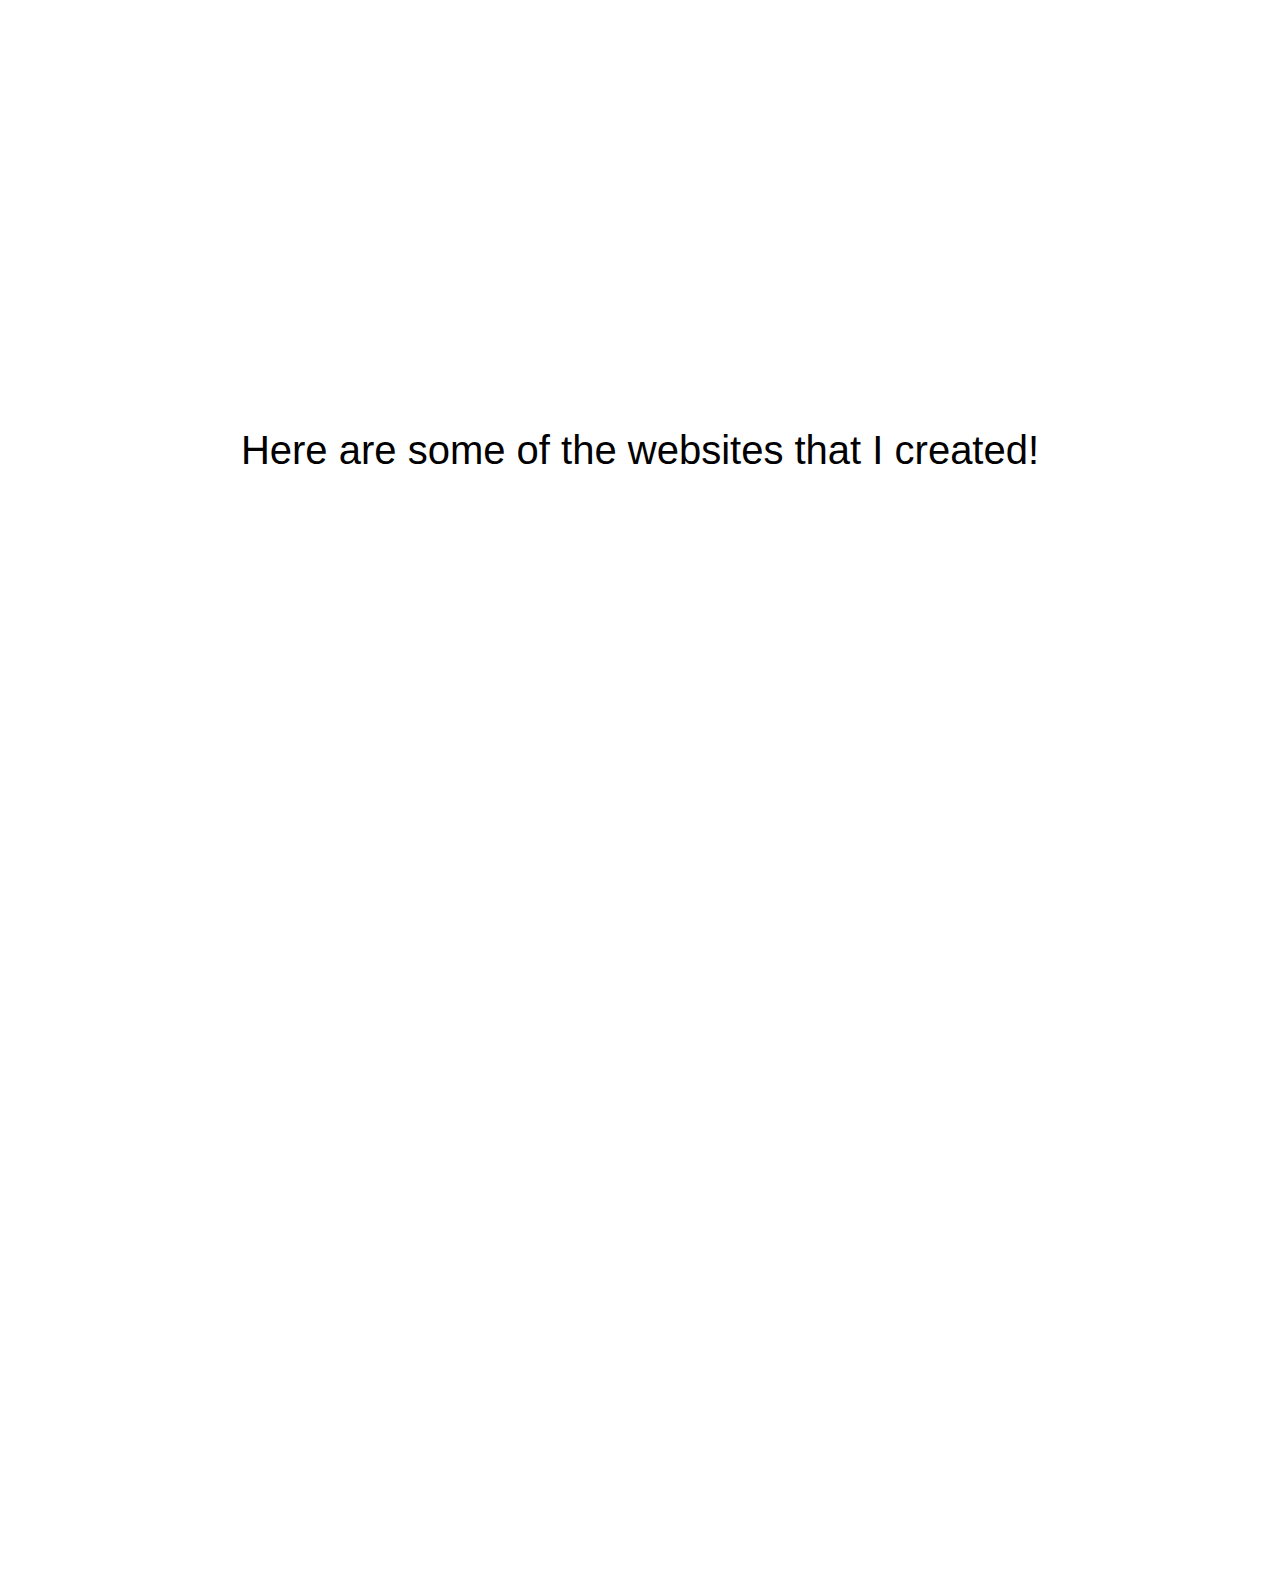
<file: index.html>
<!DOCTYPE html>
<html lang="en">
  <head>
    <meta charset="UTF-8" />
    <meta http-equiv="X-UA-Compatible" content="IE=edge" />
    <meta name="viewport" content="width=device-width, initial-scale=1.0" />

    <!-- Bootstrap CSS -->
    <link
      rel="stylesheet"
      href="https://stackpath.bootstrapcdn.com/bootstrap/4.4.1/css/bootstrap.min.css"
      integrity="sha384-Vkoo8x4CGsO3+Hhxv8T/Q5PaXtkKtu6ug5TOeNV6gBiFeWPGFN9MuhOf23Q9Ifjh"
      crossorigin="anonymous"
    />

    <!-- Custom CSS -->
    <link rel="stylesheet" href="css/main.css" />

    <!-- AOS Library -->
    <link rel="stylesheet" href="https://unpkg.com/aos@next/dist/aos.css" />

    <!-- jQuery -->
    <script
      defer
      src="https://code.jquery.com/jquery-3.4.1.min.js"
      integrity="sha256-CSXorXvZcTkaix6Yvo6HppcZGetbYMGWSFlBw8HfCJo="
      crossorigin="anonymous"
    ></script>

    <!-- Bootstrap JS -->
    <script
      defer
      src="https://stackpath.bootstrapcdn.com/bootstrap/4.4.1/js/bootstrap.bundle.min.js"
      integrity="sha384-6khuMg9gaYr5AxOqhkVIODVIvm9ynTT5J4V1cfthmT+emCG6yVmEZsRHdxlotUnm"
      crossorigin="anonymous"
    ></script>

    <!-- AOS Library -->
    <script src="https://unpkg.com/aos@next/dist/aos.js"></script>

    <!-- Custom JS -->
    <script src="js/main.js"></script>

    <title>Website Catalogue</title>
  </head>
  <body>
    <div class="jumbotron parallex parallax-landing">
      <h1 class="caption">Here are some of the websites that I created!</h1>
    </div>

    <div class="landing-segment aos-init" data-aos="fade-down">
      <h2 class="landing-heading">
        <a href="https://eng-heng-computer-repairs.000webhostapp.com/">Computer Repairs shop</a>
      </h2>
      <p align="center">A computer Repair website 🛠</p>
    </div>

    <div class="landing-segment aos-init" data-aos="fade-down">
      <h2 class="landing-heading">
        <a href="recipes.html">Recipes</a>
      </h2>
      <p align="center">A cookbook website &#127858;</p>
    </div>

    <div class="landing-segment aos-init" data-aos="fade-down">
      <h2 class="landing-heading">
        <a href="personal.html">Personal Website</a>
      </h2>
      <p align="center">My very own landing page! &#128196;</p>
    </div>

    <div class="landing-segment aos-init" data-aos="fade-down">
      <h2 class="landing-heading">
        <a href="guessing.html">Guessing Game</a>
      </h2>
      <p align="center">A very simple guessing game! 👍</p>
    </div>

    <div class="landing-segment aos-init" data-aos="fade-down">
      <h2 class="landing-heading">
        <a href="http://le-aircon-repairs.000webhostapp.com/le_aircon/">Aircon Repairs shop</a>
      </h2>
      <p align="center">An aircon repairs website 🍃</p>
    </div>

    <div class="landing-segment aos-init" data-aos="fade-down">
      <h2 class="landing-heading">
        <a href="hangman.html">Hangman Game</a>
      </h2>
      <p align="center">Test your English vocab with this game! 😵</p>
    </div>

    <script src="https://unpkg.com/aos@next/dist/aos.js"></script>
    <script>
      AOS.init();
    </script>
  </body>
</html>
</file>
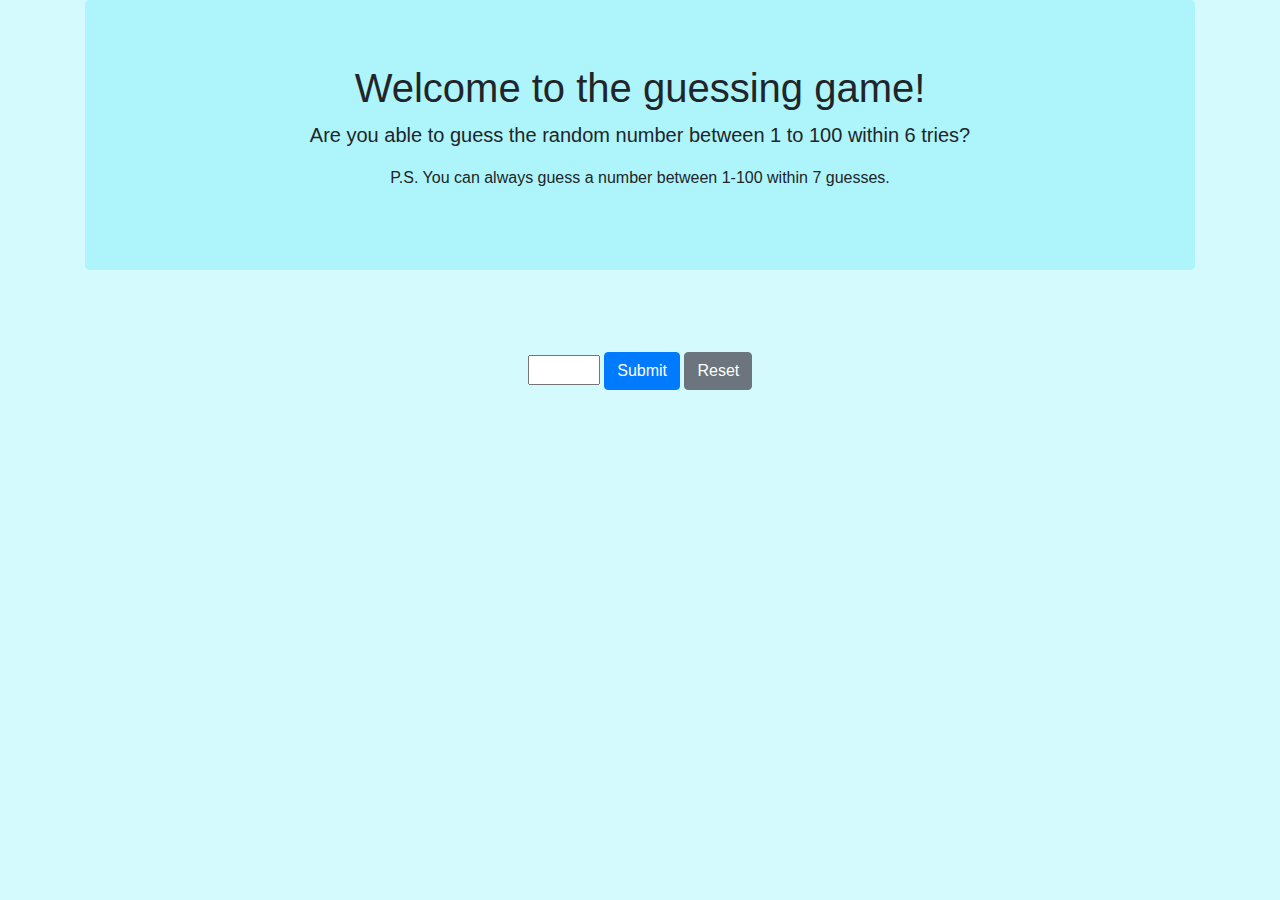
<file: guessing.html>
<!DOCTYPE html>
<html lang="en">

<head>
    <meta charset="UTF-8">
    <meta http-equiv="X-UA-Compatible" content="IE=edge">
    <meta name="viewport" content="width=device-width, initial-scale=1.0">
    <script src="guessing.js" defer></script>
    <link rel="stylesheet" href="https://maxcdn.bootstrapcdn.com/bootstrap/4.0.0/css/bootstrap.min.css"
        integrity="sha384-Gn5384xqQ1aoWXA+058RXPxPg6fy4IWvTNh0E263XmFcJlSAwiGgFAW/dAiS6JXm" crossorigin="anonymous">
    <script src="https://maxcdn.bootstrapcdn.com/bootstrap/4.0.0/js/bootstrap.min.js"
        integrity="sha384-JZR6Spejh4U02d8jOt6vLEHfe/JQGiRRSQQxSfFWpi1MquVdAyjUar5+76PVCmYl" crossorigin="anonymous">
    </script>
    <script src="https://code.jquery.com/jquery-3.2.1.slim.min.js"
        integrity="sha384-KJ3o2DKtIkvYIK3UENzmM7KCkRr/rE9/Qpg6aAZGJwFDMVNA/GpGFF93hXpG5KkN" crossorigin="anonymous">
    </script>
    <script src="https://cdnjs.cloudflare.com/ajax/libs/popper.js/1.12.9/umd/popper.min.js"
        integrity="sha384-ApNbgh9B+Y1QKtv3Rn7W3mgPxhU9K/ScQsAP7hUibX39j7fakFPskvXusvfa0b4Q" crossorigin="anonymous">
    </script>
    <link rel="stylesheet" href="guessing.css" />
    <title>Guessing Game</title>
</head>

<body>
    <section class="container" id="game">
        <div class="jumbotron">
            <p class="h1"> Welcome to the guessing game!</p>
            <p class="lead"> Are you able to guess the random number between 1 to 100
                within 6 tries?</p>
            <p>P.S. You can always guess a number between 1-100 within 7 guesses.</p>
        </div>
        <div class="input_grp container" style="padding-top: 50px;">
            <input type="number" min="1" max="100" type="submit">
            <button class="btn btn-primary" type="button" id="submit"> Submit </button>
            <button class="btn btn-secondary" type="button" id="reset"> Reset </button>
            <p id="text_box" style="padding-top: 30px;"></p>
            <p id="end_box"></p>
        </div>

    </section>
</body>

</html>
</file>
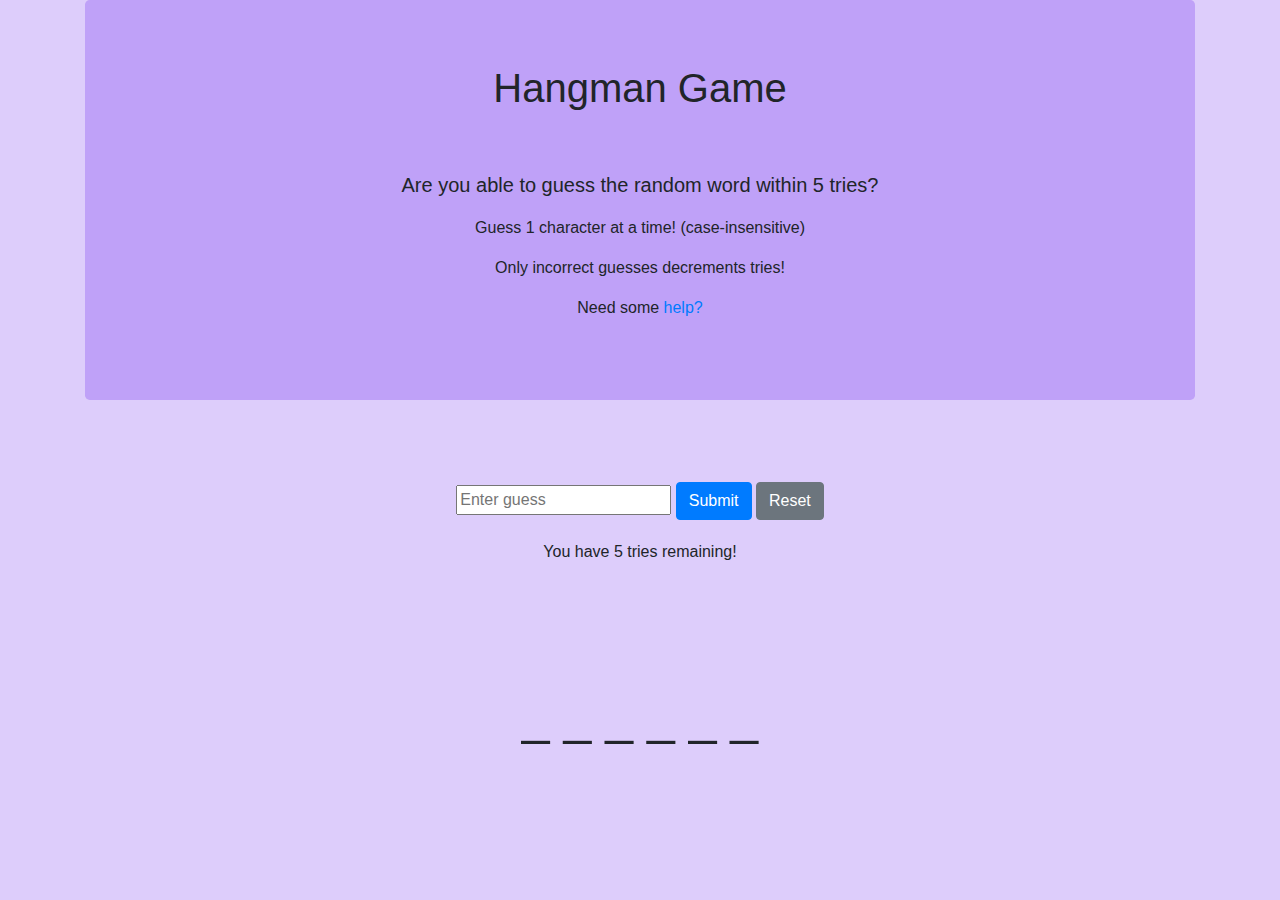
<file: hangman.html>
<!DOCTYPE html>
<html lang="en">

<head>
    <meta charset="UTF-8" />
    <meta http-equiv="X-UA-Compatible" content="IE=edge" />
    <meta name="viewport" content="width=device-width, initial-scale=1.0" />
    <script src="hangman.js" defer></script>
    <link rel="stylesheet" href="https://maxcdn.bootstrapcdn.com/bootstrap/4.0.0/css/bootstrap.min.css"
        integrity="sha384-Gn5384xqQ1aoWXA+058RXPxPg6fy4IWvTNh0E263XmFcJlSAwiGgFAW/dAiS6JXm" crossorigin="anonymous" />
    <script src="https://maxcdn.bootstrapcdn.com/bootstrap/4.0.0/js/bootstrap.min.js"
        integrity="sha384-JZR6Spejh4U02d8jOt6vLEHfe/JQGiRRSQQxSfFWpi1MquVdAyjUar5+76PVCmYl"
        crossorigin="anonymous"></script>
    <script src="https://code.jquery.com/jquery-3.2.1.slim.min.js"
        integrity="sha384-KJ3o2DKtIkvYIK3UENzmM7KCkRr/rE9/Qpg6aAZGJwFDMVNA/GpGFF93hXpG5KkN"
        crossorigin="anonymous"></script>
    <script src="https://cdnjs.cloudflare.com/ajax/libs/popper.js/1.12.9/umd/popper.min.js"
        integrity="sha384-ApNbgh9B+Y1QKtv3Rn7W3mgPxhU9K/ScQsAP7hUibX39j7fakFPskvXusvfa0b4Q"
        crossorigin="anonymous"></script>
    <link rel="stylesheet" href="hangman.css" />
    <title>Hangman Game</title>
</head>

<body>
    <section class="container" id="game">
        <div class="jumbotron">
            <p class="h1">Hangman Game</p>
            <p class="lead" style="padding-top: 50px;"> Are you able to guess the random word within 5 tries?</p>
            <p> Guess 1 character at a time! (case-insensitive)</p>
            <p> Only incorrect guesses decrements tries!</p>
            <p> Need some <a href="https://www3.nd.edu/~busiforc/handouts/cryptography/letterfrequencies.html" target="_blank">help?</a></p>
        </div>
        <div class="input_grp container" style="padding-top: 50px">
            <input type="text" type="submit" placeholder="Enter guess" maxlength="1"/>
            <button class="btn btn-primary" type="button" id="submit">
                Submit
            </button>
            </button>
            <button class="btn btn-secondary" type="button" id="reset">
                Reset
            </button>
            <p id="description_box" style="padding-top: 20px;"></p>
            <p id="text_box"></p>
            <p id="end_box"></p>
        </div>
    </section>
</body>

</html>
</file>
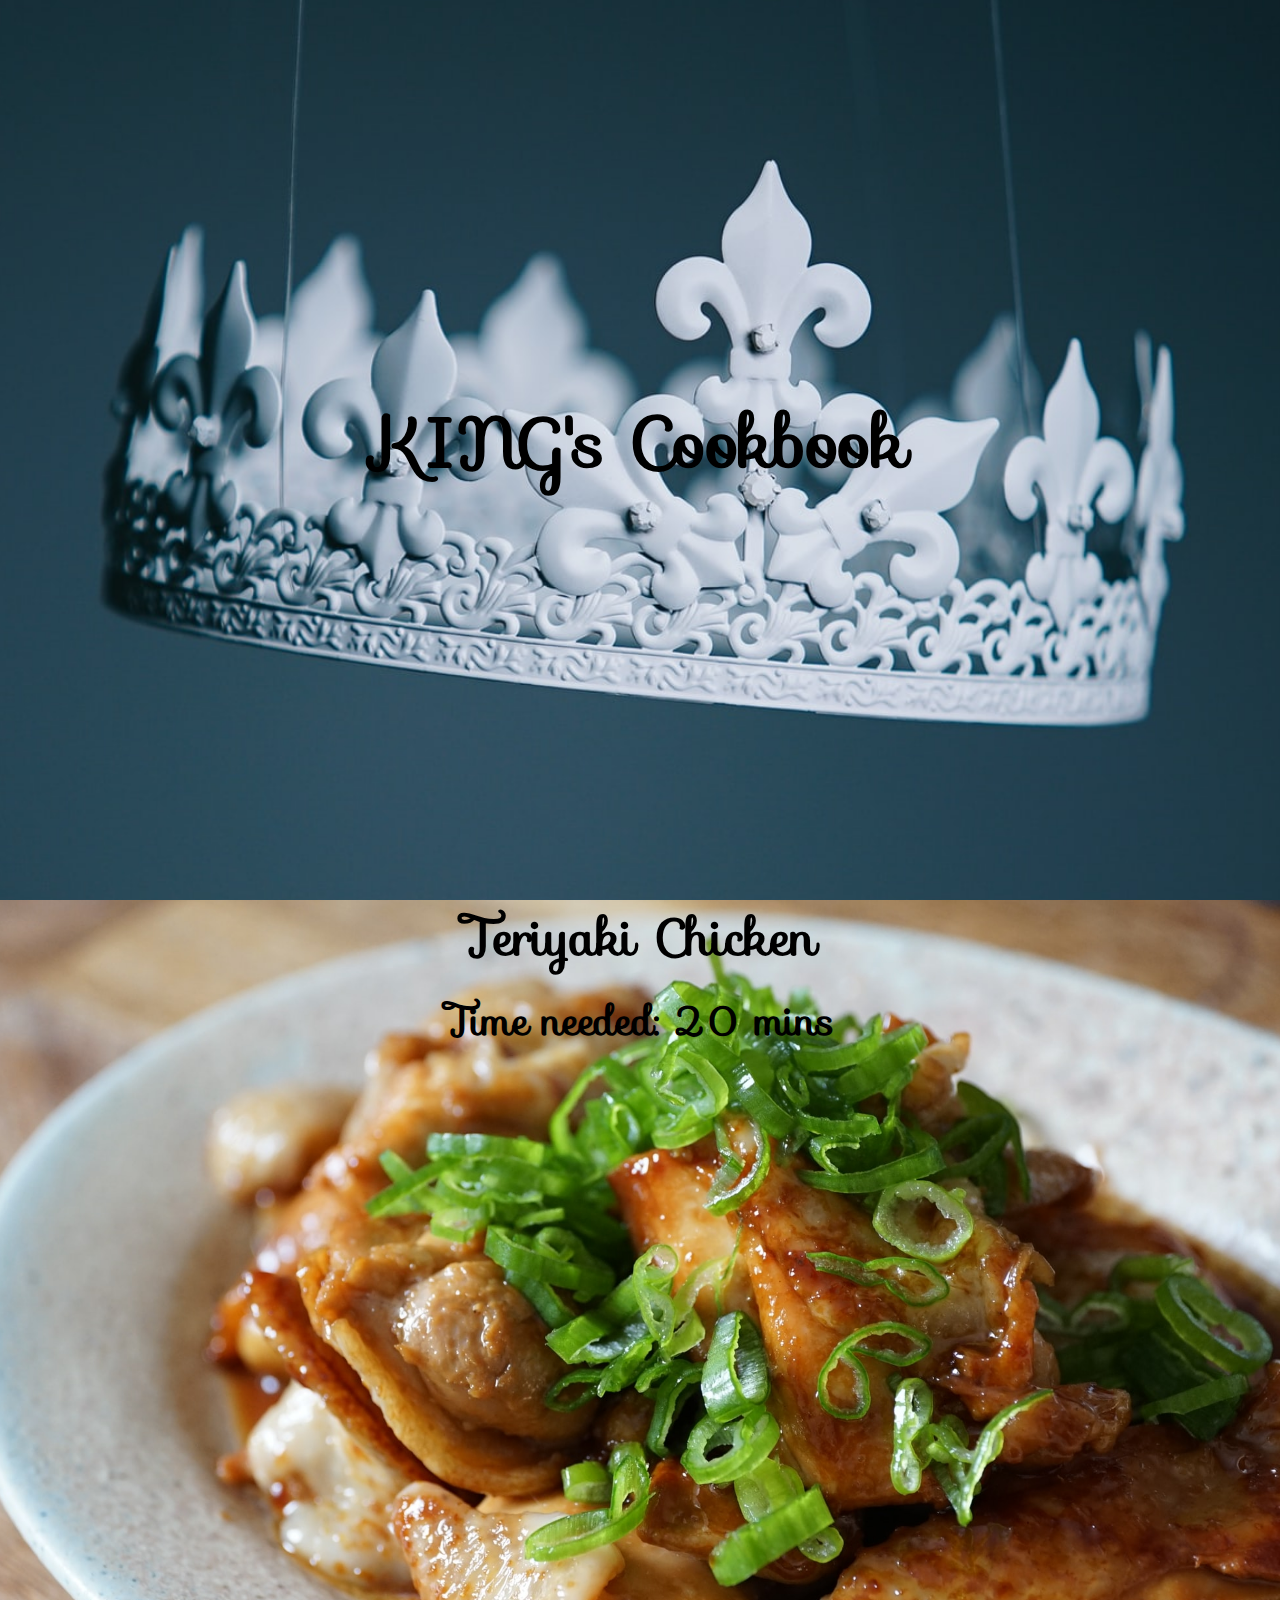
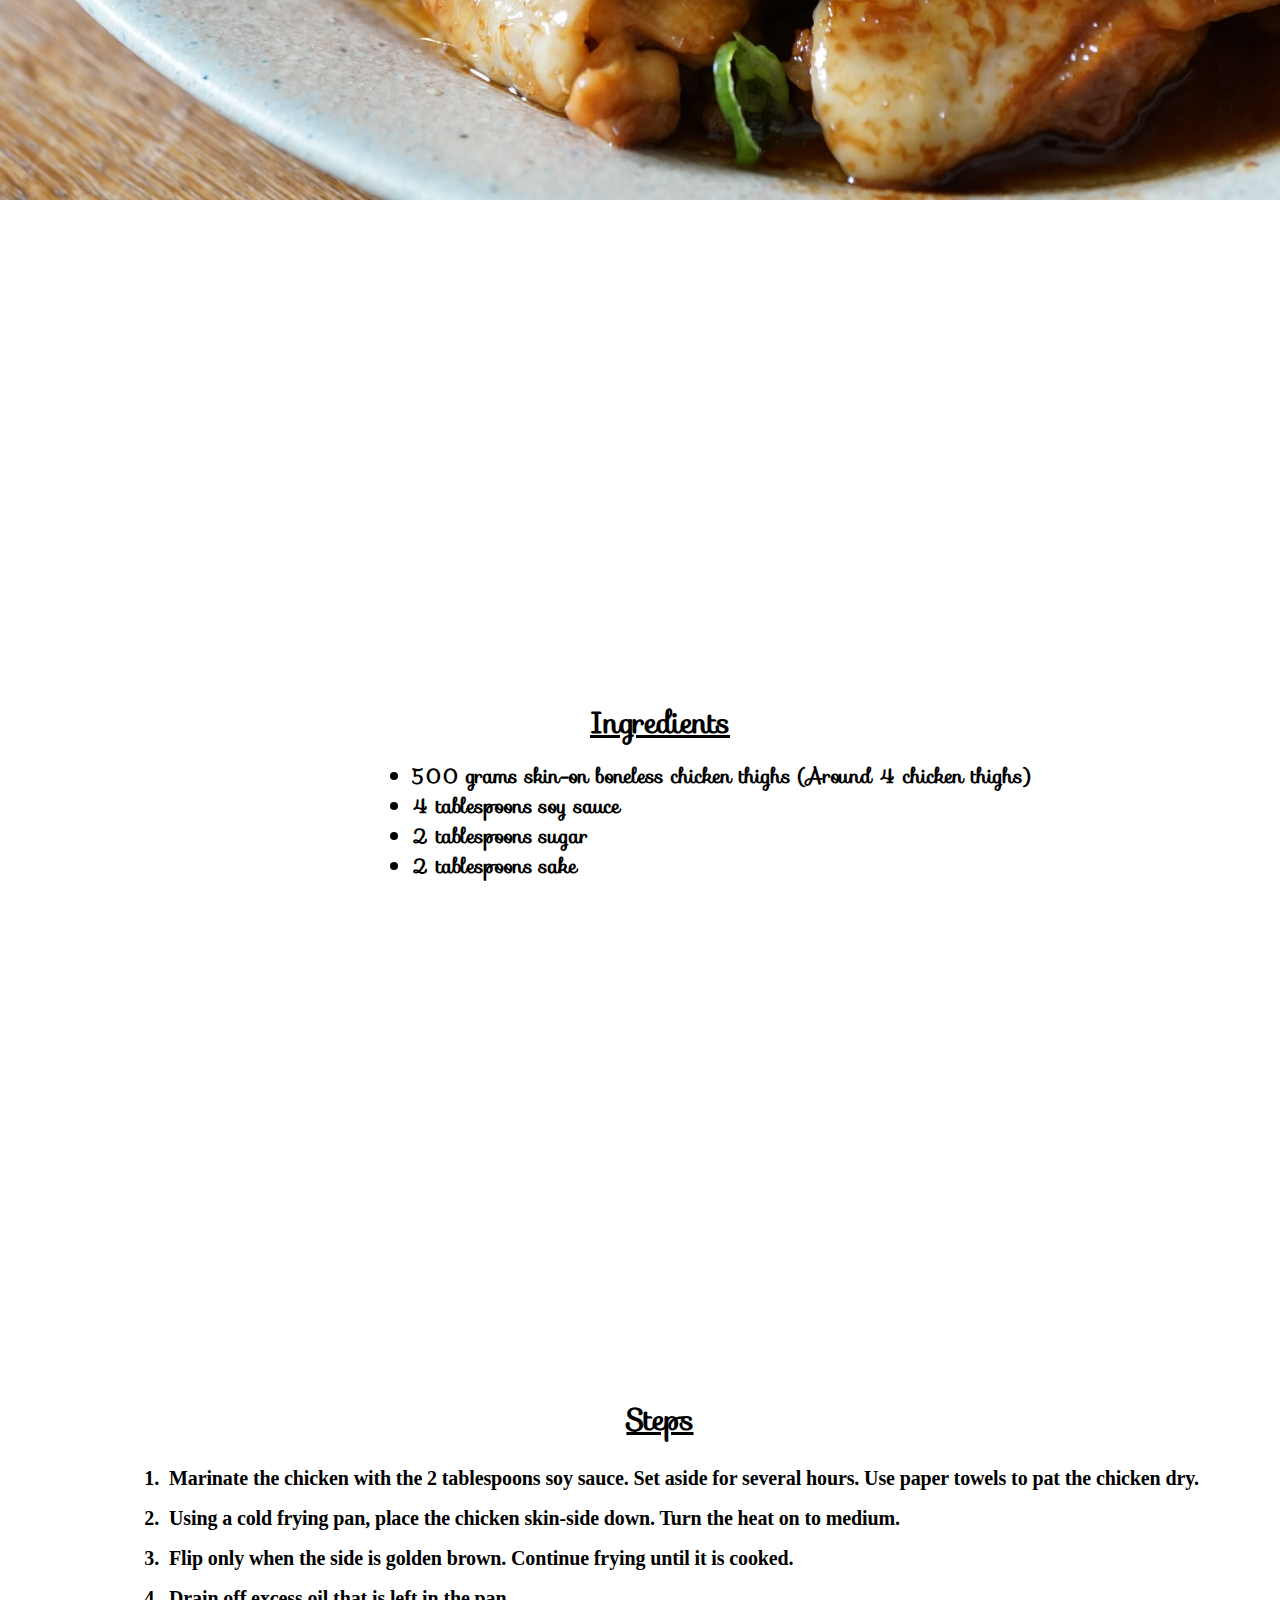
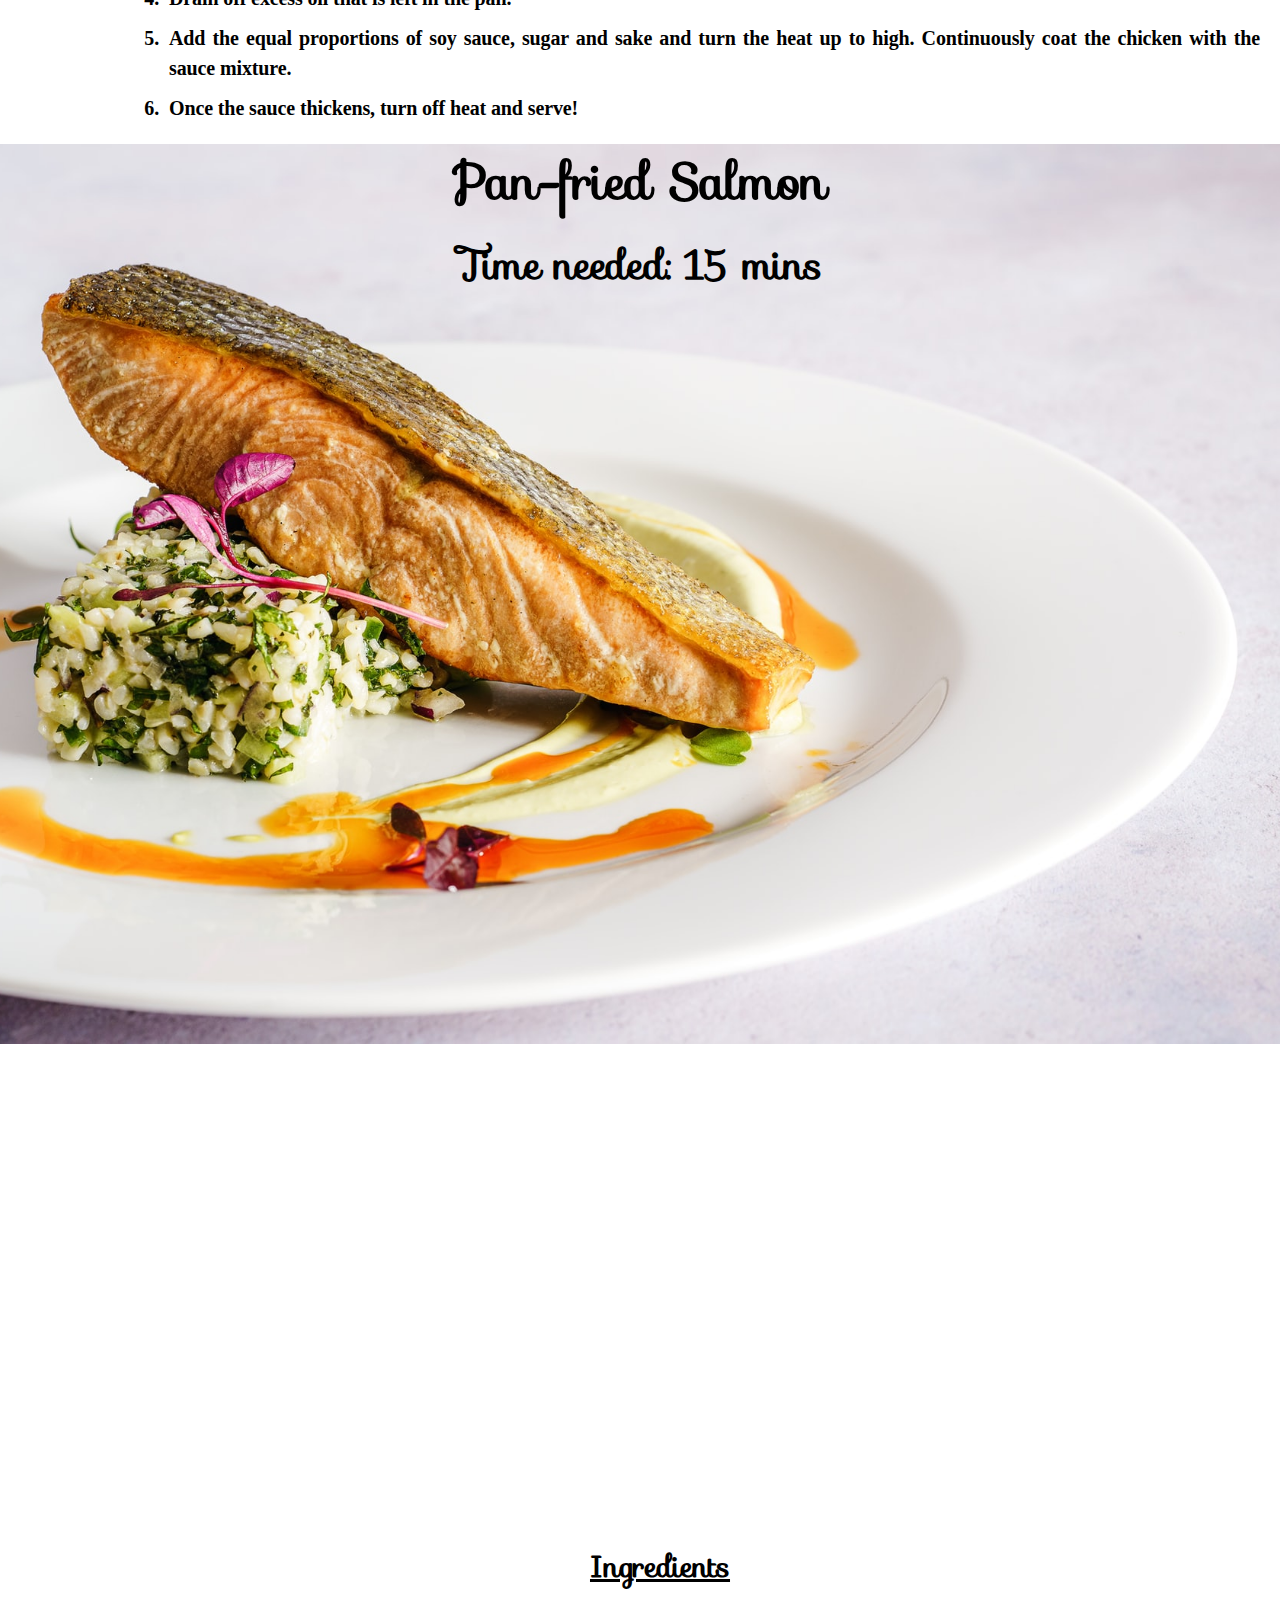
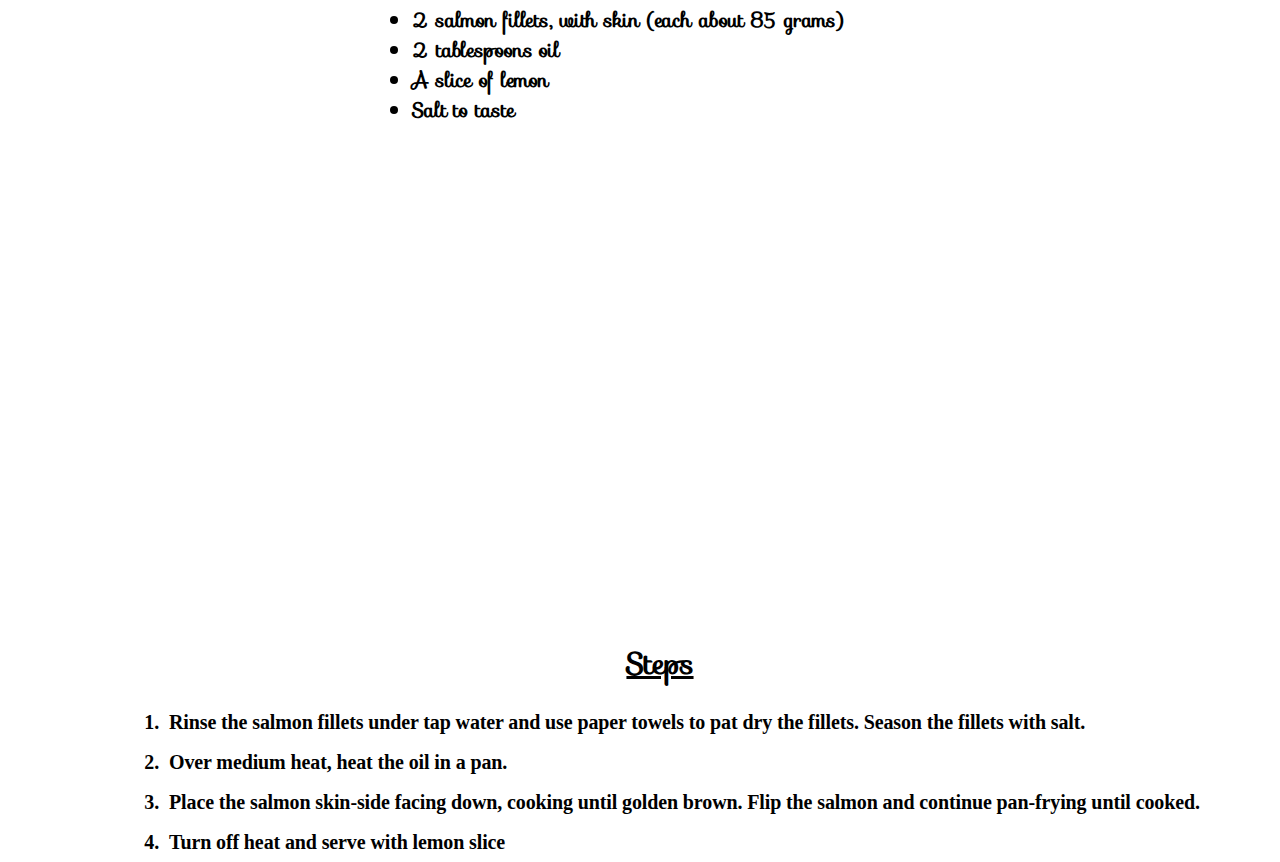
<file: recipes.html>
<!DOCTYPE html>
<html lang="en">
  <head>
    <meta charset="UTF-8" />
    <meta http-equiv="X-UA-Compatible" content="IE=edge" />
    <meta name="viewport" content="width=device-width, initial-scale=1.0" />

    <!-- Bootstrap CSS -->
    <link
      rel="stylesheet"
      href="https://stackpath.bootstrapcdn.com/bootstrap/4.4.1/css/bootstrap.min.css"
      integrity="sha384-Vkoo8x4CGsO3+Hhxv8T/Q5PaXtkKtu6ug5TOeNV6gBiFeWPGFN9MuhOf23Q9Ifjh"
      crossorigin="anonymous"
    />

    <!-- Google Font -->
    <link
      rel="stylesheet"
      href="https://fonts.googleapis.com/css?family=Sofia"
    />
    <link
      rel="stylesheet"
      href="https://fonts.googleapis.com/css2?family=Oswald:wght@200&display=swap"
    />

    <!-- Custom CSS -->
    <link rel="stylesheet" href="css/recipes.css" />

    <!-- AOS Library -->
    <link rel="stylesheet" href="https://unpkg.com/aos@next/dist/aos.css" />

    <!-- jQuery -->
    <script
      defer
      src="https://code.jquery.com/jquery-3.4.1.min.js"
      integrity="sha256-CSXorXvZcTkaix6Yvo6HppcZGetbYMGWSFlBw8HfCJo="
      crossorigin="anonymous"
    ></script>

    <!-- Bootstrap JS -->
    <script
      defer
      src="https://stackpath.bootstrapcdn.com/bootstrap/4.4.1/js/bootstrap.bundle.min.js"
      integrity="sha384-6khuMg9gaYr5AxOqhkVIODVIvm9ynTT5J4V1cfthmT+emCG6yVmEZsRHdxlotUnm"
      crossorigin="anonymous"
    ></script>

    <!-- AOS Library -->
    <script src="https://unpkg.com/aos@next/dist/aos.js"></script>

    <!-- Custom JS -->
    <script src="js/main.js"></script>

    <title>Recipes You'll Love</title>
  </head>
  <body>
    <div class="full_bg_cover"></div>
    <div class="bg-transparent text-dark center jumbotron-fluid">
      <p class="landing_page">KING's Cookbook</p>
    </div>

    <div class="full_bg_teriyaki">
      <div class="bg-transparent text-dark jumbotron-fluid">
        <p class="recipes_header">Teriyaki Chicken</p>
      </div>
      <div container>
        <p class="recipes_header" style="font-size: 40px">
          Time needed: 20 mins
        </p>
      </div>
    </div>

    <div class="parallax_teriyaki"></div>
    <div class="jumbotron-fluid">
      <ul>
        <p class="ingredients_header">Ingredients</p>
        <div class="container-fluid" style="padding-left: 30%">
          <li class="ingredients_text">
            500 grams skin-on boneless chicken thighs (Around 4 chicken thighs)
          </li>
          <li class="ingredients_text">4 tablespoons soy sauce</li>
          <li class="ingredients_text">2 tablespoons sugar</li>
          <li class="ingredients_text">2 tablespoons sake</li>
        </div>
      </ul>
    </div>

    <div class="parallax_teriyaki"></div>
    <div class="jumbotron-fluid">
      <ol>
        <p class="ingredients_header">Steps</p>
        <div class="container-fluid" style="padding-left: 10%">
          <li class="steps_text">
            Marinate the chicken with the 2 tablespoons soy sauce. Set aside for
            several hours. Use paper towels to pat the chicken dry.
          </li>
          <li class="steps_text">
            Using a cold frying pan, place the chicken skin-side down. Turn the
            heat on to medium.
          </li>
          <li class="steps_text">
            Flip only when the side is golden brown. Continue frying until it is
            cooked.
          </li>
          <li class="steps_text">
            Drain off excess oil that is left in the pan.
          </li>
          <li class="steps_text">
            Add the equal proportions of soy sauce, sugar and sake and turn the
            heat up to high. Continuously coat the chicken with the sauce
            mixture.
          </li>
          <li class="steps_text">
            Once the sauce thickens, turn off heat and serve!
          </li>
        </div>
      </ol>
    </div>

    <div class="full_bg_salmon">
      <div class="bg-transparent text-dark container jumbotron-fluid">
        <p class="recipes_header">Pan-fried Salmon</p>
      </div>
      <div container>
        <p class="recipes_header" style="font-size: 40px">
          Time needed: 15 mins
        </p>
      </div>
    </div>

    <div class="parallax_salmon"></div>
    <div class="jumbotron-fluid">
      <ul>
        <p class="ingredients_header">Ingredients</p>
        <div class="container-fluid" style="padding-left: 30%">
          <li class="ingredients_text">
            2 salmon fillets, with skin (each about 85 grams)
          </li>
          <li class="ingredients_text">2 tablespoons oil</li>
          <li class="ingredients_text">A slice of lemon</li>
          <li class="ingredients_text">Salt to taste</li>
        </div>
      </ul>
    </div>

    <div class="parallax_salmon"></div>
    <div class="jumbotron-fluid">
      <ol>
        <p class="ingredients_header">Steps</p>
        <div class="container-fluid" style="padding-left: 10%">
          <li class="steps_text">
            Rinse the salmon fillets under tap water and use paper towels to pat
            dry the fillets. Season the fillets with salt.
          </li>
          <li class="steps_text">Over medium heat, heat the oil in a pan.</li>
          <li class="steps_text">
            Place the salmon skin-side facing down, cooking until golden brown.
            Flip the salmon and continue pan-frying until cooked.
          </li>
          <li class="steps_text">Turn off heat and serve with lemon slice</li>
        </div>
      </ol>
    </div>
  </body>
</html>
</file>
<file: css/main.css>
.caption {
    position: absolute;
    top: 50%;
    left: 50%;
    transform: translate(-50%, -50%);
    width: 100%;
    text-align: center;
    color: #000;
}

.parallax {
    position: relative;
    margin: 0px 0px 20px 0px;
    padding: 20px;

    /* Create the parallax scrolling effect */
    background-attachment: fixed;
    background-position: center;
    background-repeat: no-repeat;
    background-size: cover;
}

.parallax-landing
{
    background: white;
}

.landing-segment
{
    padding: 10px 0px;
    margin: 20px 0px;
    text-align: center;
    text-justify: inter-word;
}

@media (min-width: 992px) {
    .parallax-landing {
        height: calc(100vh - 100px);
    }
}

@media (max-width: 992px) {
    .parallax-landing {
        height: calc(100vh - 70px);
    }
}
</file>
<file: guessing.css>
.jumbotron {
    background: rgba(39, 228, 245, 0.22);
    text-align: center;
}

.input_grp {
    text-align: center;
}

html body {
    background: rgba(39, 228, 245, 0.2)
    
}
</file>
<file: hangman.css>
.jumbotron {
  background: rgba(85, 4, 235, 0.22);
  text-align: center;
}

.input_grp {
  text-align: center;
}

html body {
  background: rgba(85, 4, 235, 0.2);
}

#text_box {
  padding-top: 100px;
  font-size: 50px;
}

@media screen and (max-width: 400px) {
  input {
    width: 100px;
  }
}

@media screen and (max-width: 536px) {
  #text_box {
    font-size: 30px;
  }
}
</file>
<file: css/recipes.css>
.landing_page {
  text-align: center;
  font-size: 70px;
  letter-spacing: -0.006em;
  color: black;
  font-weight: 900;
  font-family: Sofia;
}

.recipes_header {
    text-align: center;
    font-size: 50px;
    letter-spacing: -0.006em;
    color: black;
    font-weight: 900;
    font-family: Sofia;
}

.ingredients_header {
    text-align: center;
    font-size: 30px;
    letter-spacing: -0.006em;
    color: black;
    font-weight: 900;
    font-family: Sofia;
    text-decoration: underline;
}

.ingredients_text {
    text-align: justify;
    font-size: 20px;
    letter-spacing: -0.006em;
    color: black;
    font-weight: 900;
    font-family: Sofia;
}

.steps_text {
    text-align: justify;
    font-size: 20px;
    letter-spacing: -0.006em;
    color: black;
    font-weight: 900;
    font-family: Oswad;
    padding: 5px;
}

.full_bg_cover {
    background-image: url('../images/recipes/cover_image.jpeg');
    height: 100%;
    background-position: center;
    background-repeat: no-repeat;
    background-size: cover;
}

.full_bg_teriyaki {
    background-image: url("../images/recipes/teriyaki_chicken.jpeg");
    height: 100%;
  
    /* Center and scale the image nicely */
    background-position: center;
    background-repeat: no-repeat;
    background-size: cover;
}

.full_bg_salmon {
    background-image: url("../images/recipes/salmon.jpeg");
    height: 100%;
  
    /* Center and scale the image nicely */
    background-position: center;
    background-repeat: no-repeat;
    background-size: cover;
}

.parallax_teriyaki {
  /* The image used */
  background-image: url("../images/recipes/teriyaki_chicken.jpeg");

  /* Set a specific height */
  min-height: 500px;

  /* Create the parallax scrolling effect */
  background-attachment: fixed;
  background-position: center;
  background-repeat: no-repeat;
  background-size: cover;
}

.parallax_salmon {
    /* The image used */
    background-image: url("../images/recipes/salmon.jpeg");
  
    /* Set a specific height */
    min-height: 500px;
  
    /* Create the parallax scrolling effect */
    background-attachment: fixed;
    background-position: center;
    background-repeat: no-repeat;
    background-size: cover;
}

body,
html {
  height: 100%;
  margin: 0;
}

.center {
  margin: 0;
  position: absolute;
  top: 50%;
  left: 50%;
  -ms-transform: translate(-50%, -50%);
  transform: translate(-50%, -50%);
}
</file>
